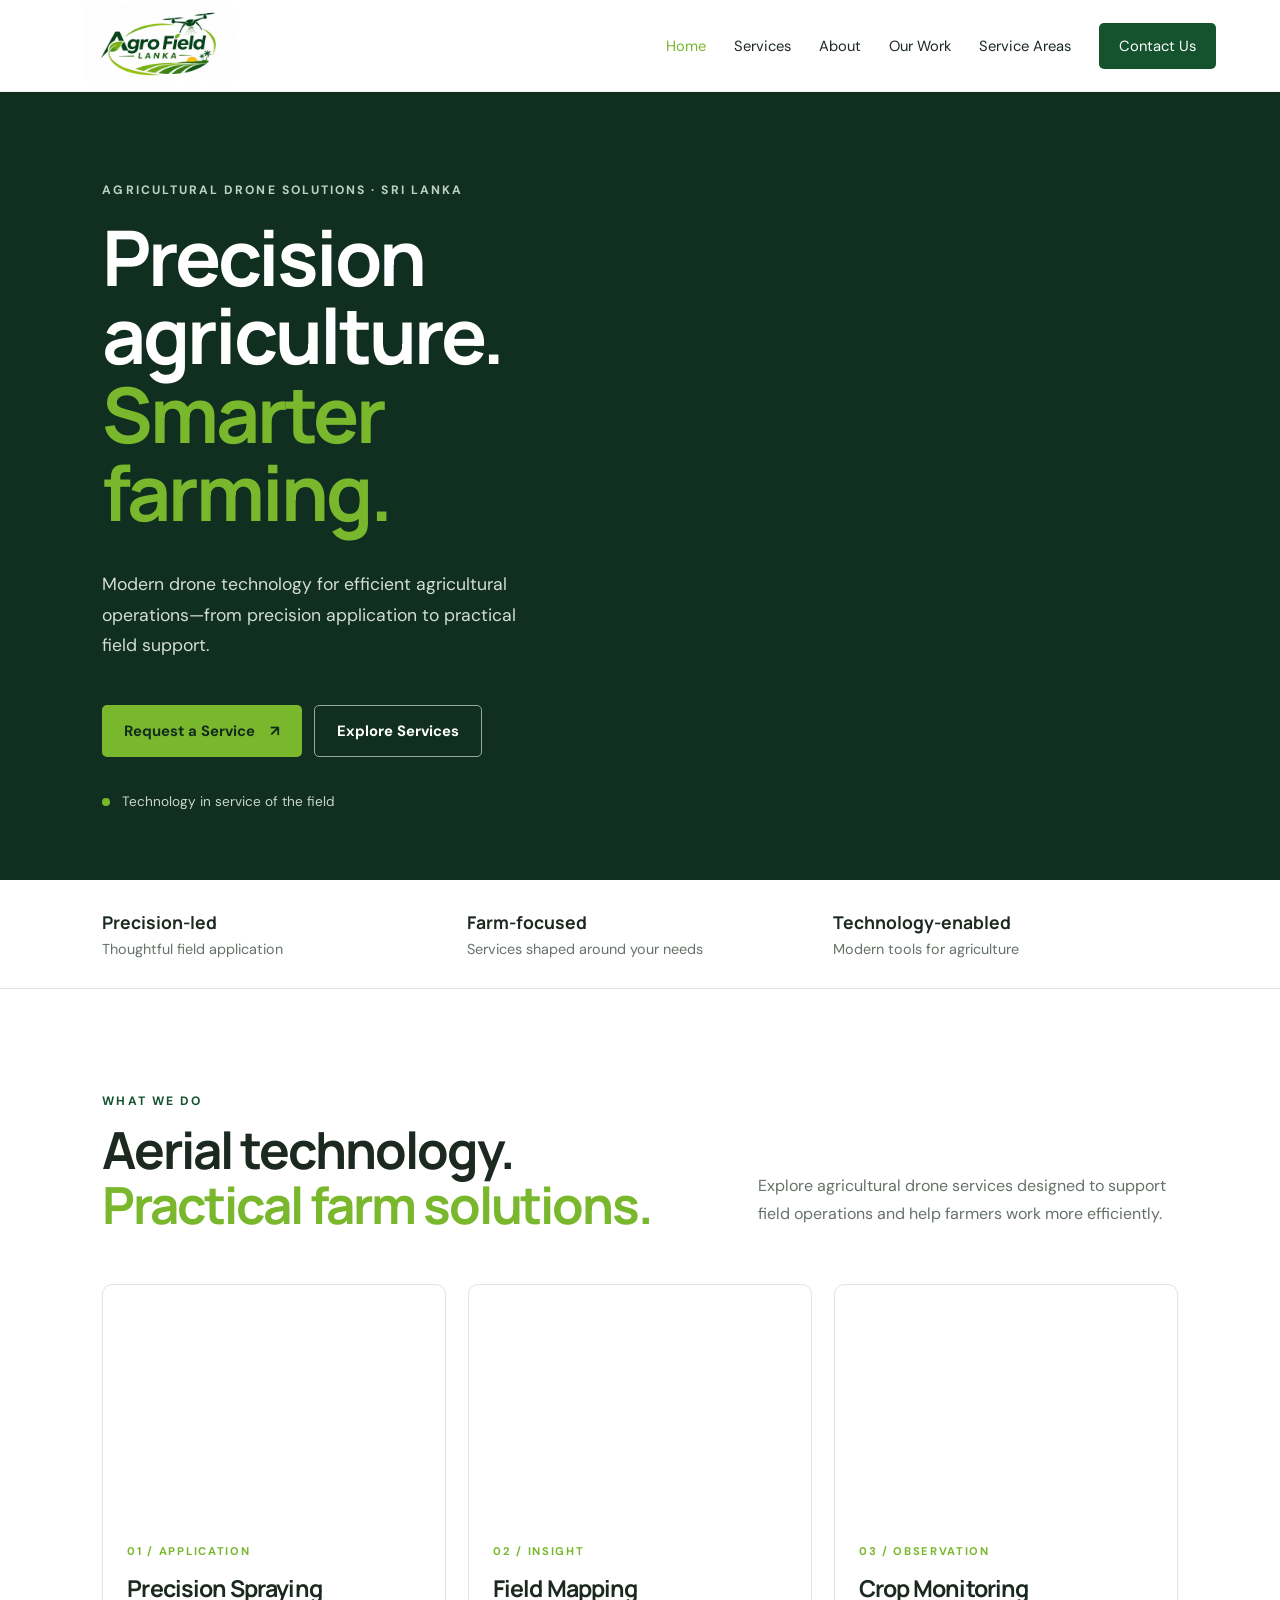
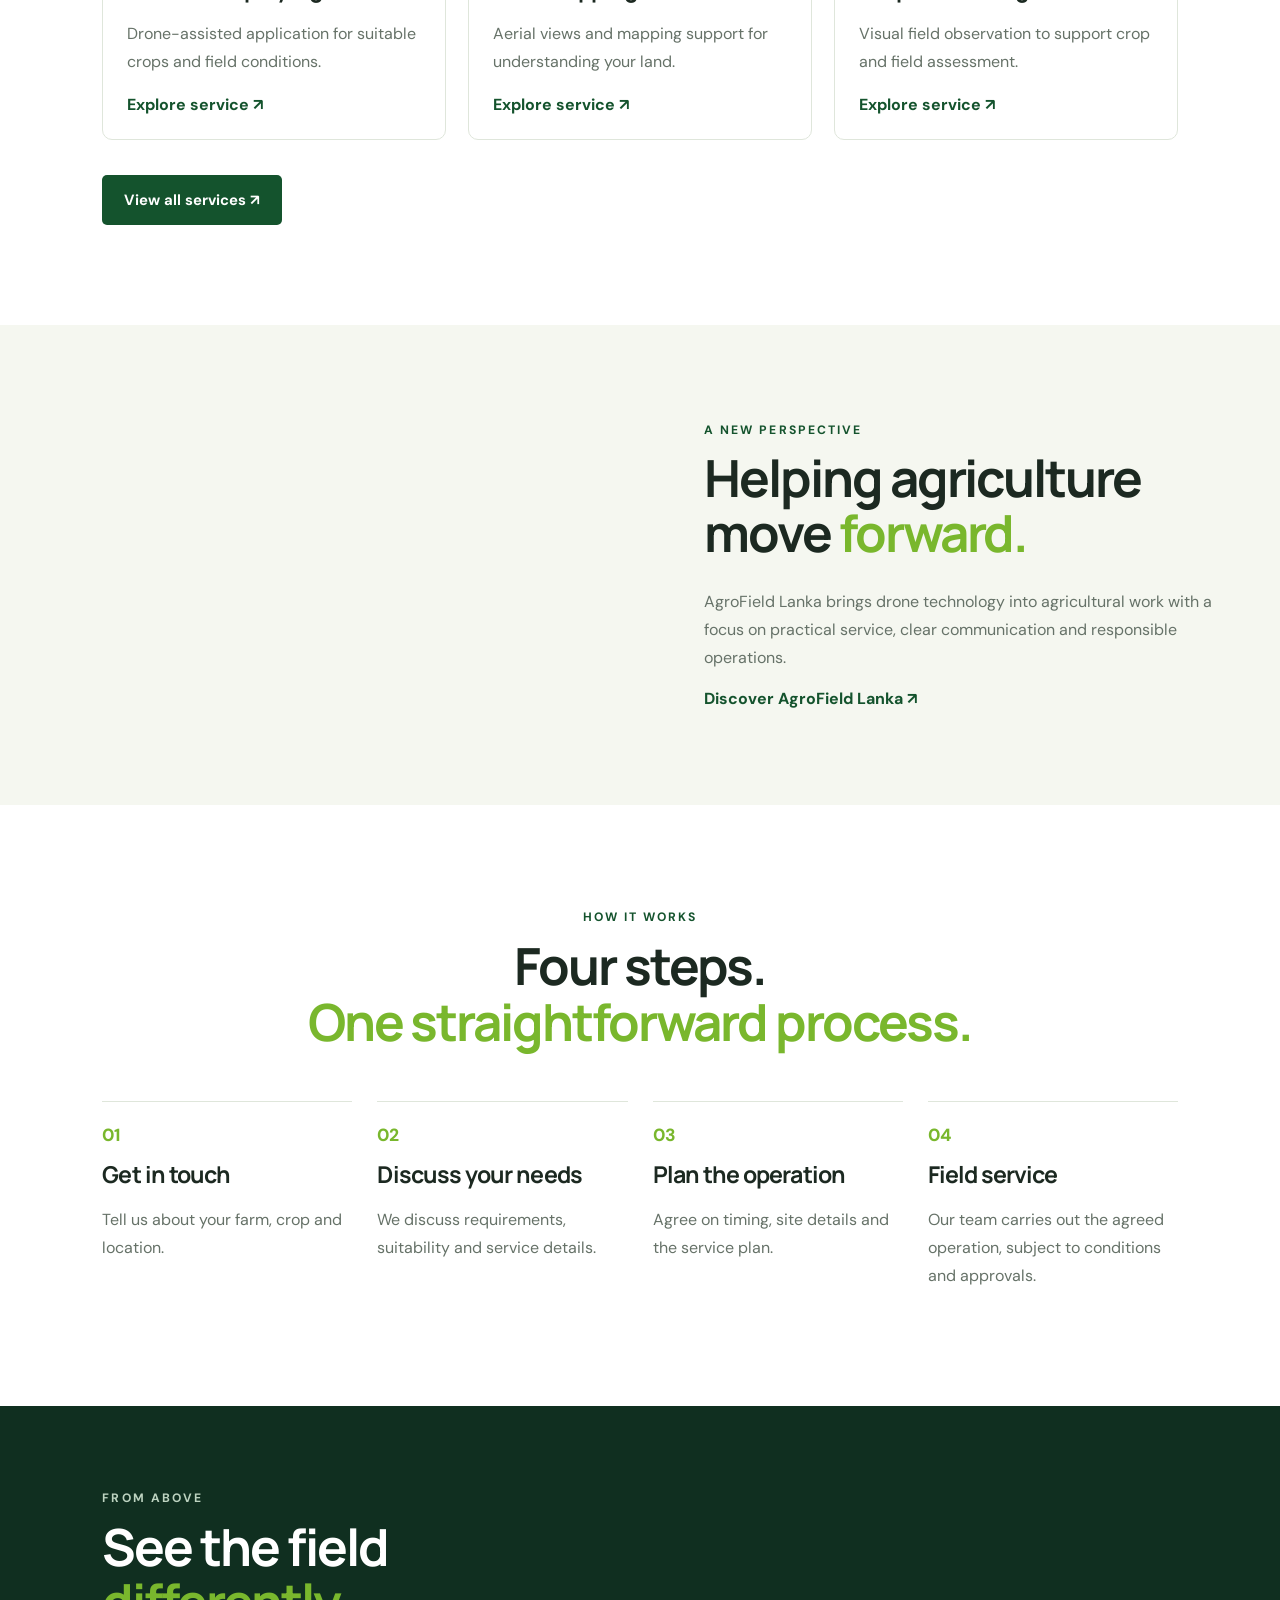
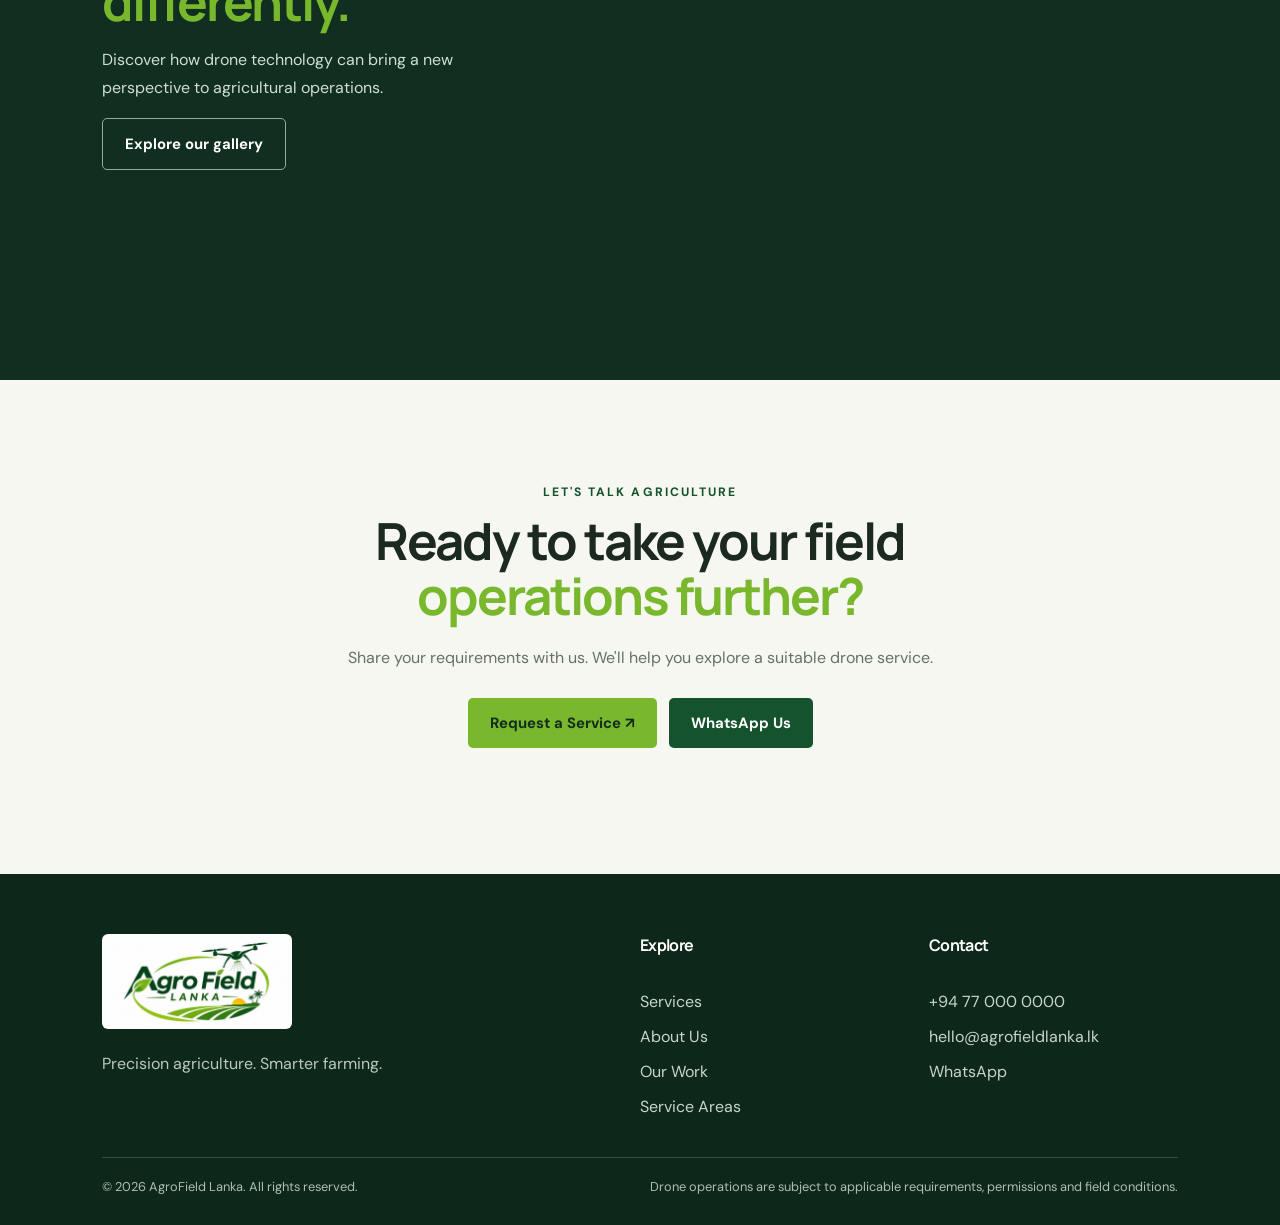
<file: index.html>
<!DOCTYPE html>
<html lang="en"><head><meta charset="utf-8"><meta name="viewport" content="width=device-width, initial-scale=1"><meta name="description" content="AgroField Lanka agricultural drone services for precision spraying, crop care and modern farming in Sri Lanka."><title>AgroField Lanka | Precision Agriculture</title><link rel="stylesheet" href="styles.css"></head><body>
<header class="header"><a class="brand" href="index.html"><img src="assets/logo.png" alt="AgroField Lanka logo"></a><button class="menu-toggle" aria-label="Open navigation" aria-expanded="false">☰</button><nav class="nav"><a class="active" href="index.html">Home</a><a href="services.html">Services</a><a href="about.html">About</a><a href="gallery.html">Our Work</a><a href="areas.html">Service Areas</a><a href="contact.html" class="nav-cta">Contact Us</a></nav></header>
<main><section class="hero"><div class="hero-content"><span class="eyebrow">AGRICULTURAL DRONE SOLUTIONS · SRI LANKA</span><h1>Precision agriculture.<br><em>Smarter farming.</em></h1><p>Modern drone technology for efficient agricultural operations—from precision application to practical field support.</p><div class="actions"><a class="btn primary" href="contact.html">Request a Service <span>↗</span></a><a class="btn outline light" href="services.html">Explore Services</a></div><div class="hero-note"><span class="pulse"></span> Technology in service of the field</div></div><div class="hero-image" role="img" aria-label="Agricultural drone operating over a green field"></div></section>
<section class="strip"><div><strong>Precision-led</strong><span>Thoughtful field application</span></div><div><strong>Farm-focused</strong><span>Services shaped around your needs</span></div><div><strong>Technology-enabled</strong><span>Modern tools for agriculture</span></div></section>
<section class="section"><div class="section-heading"><div><span class="eyebrow green">WHAT WE DO</span><h2>Aerial technology.<br><em>Practical farm solutions.</em></h2></div><p>Explore agricultural drone services designed to support field operations and help farmers work more efficiently.</p></div><div class="cards three"><a class="service-card" href="services.html#spraying"><div class="card-image img-spray"></div><div class="card-body"><span class="card-number">01 / APPLICATION</span><h3>Precision Spraying</h3><p>Drone-assisted application for suitable crops and field conditions.</p><span class="text-link">Explore service ↗</span></div></a><a class="service-card" href="services.html#mapping"><div class="card-image img-map"></div><div class="card-body"><span class="card-number">02 / INSIGHT</span><h3>Field Mapping</h3><p>Aerial views and mapping support for understanding your land.</p><span class="text-link">Explore service ↗</span></div></a><a class="service-card" href="services.html#monitoring"><div class="card-image img-monitor"></div><div class="card-body"><span class="card-number">03 / OBSERVATION</span><h3>Crop Monitoring</h3><p>Visual field observation to support crop and field assessment.</p><span class="text-link">Explore service ↗</span></div></a></div><a class="btn dark" href="services.html">View all services ↗</a></section>
<section class="split-section"><div class="split-image"></div><div class="split-copy"><span class="eyebrow green">A NEW PERSPECTIVE</span><h2>Helping agriculture<br>move <em>forward.</em></h2><p>AgroField Lanka brings drone technology into agricultural work with a focus on practical service, clear communication and responsible operations.</p><a class="text-link" href="about.html">Discover AgroField Lanka ↗</a></div></section>
<section class="section process"><div class="section-heading centered"><div><span class="eyebrow green">HOW IT WORKS</span><h2>Four steps.<br><em>One straightforward process.</em></h2></div></div><div class="steps"><div><span>01</span><h3>Get in touch</h3><p>Tell us about your farm, crop and location.</p></div><div><span>02</span><h3>Discuss your needs</h3><p>We discuss requirements, suitability and service details.</p></div><div><span>03</span><h3>Plan the operation</h3><p>Agree on timing, site details and the service plan.</p></div><div><span>04</span><h3>Field service</h3><p>Our team carries out the agreed operation, subject to conditions and approvals.</p></div></div></section>
<section class="gallery-preview"><div class="gallery-text"><span class="eyebrow">FROM ABOVE</span><h2>See the field<br><em>differently.</em></h2><p>Discover how drone technology can bring a new perspective to agricultural operations.</p><a class="btn outline light" href="gallery.html">Explore our gallery</a></div><div class="gallery-grid"><div class="g1"></div><div class="g2"></div><div class="g3"></div></div></section>
<section class="cta"><span class="eyebrow green">LET'S TALK AGRICULTURE</span><h2>Ready to take your field<br><em>operations further?</em></h2><p>Share your requirements with us. We'll help you explore a suitable drone service.</p><div class="actions center"><a class="btn primary" href="contact.html">Request a Service ↗</a><a class="btn dark" href="https://wa.me/94770000000?text=Hello%20AgroField%20Lanka%2C%20I%20would%20like%20to%20inquire%20about%20your%20agricultural%20drone%20services." target="_blank" rel="noopener">WhatsApp Us</a></div></section></main>
<footer class="footer"><div class="footer-brand"><img src="assets/logo.png" alt="AgroField Lanka"><p>Precision agriculture. Smarter farming.</p></div><div><h4>Explore</h4><a href="services.html">Services</a><a href="about.html">About Us</a><a href="gallery.html">Our Work</a><a href="areas.html">Service Areas</a></div><div><h4>Contact</h4><a href="tel:+94770000000">+94 77 000 0000</a><a href="mailto:hello@agrofieldlanka.lk">hello@agrofieldlanka.lk</a><a href="https://wa.me/94770000000">WhatsApp</a></div><div class="footer-bottom"><span>© <span id="year"></span> AgroField Lanka. All rights reserved.</span><span>Drone operations are subject to applicable requirements, permissions and field conditions.</span></div></footer><script src="script.js"></script></body></html>
</file>
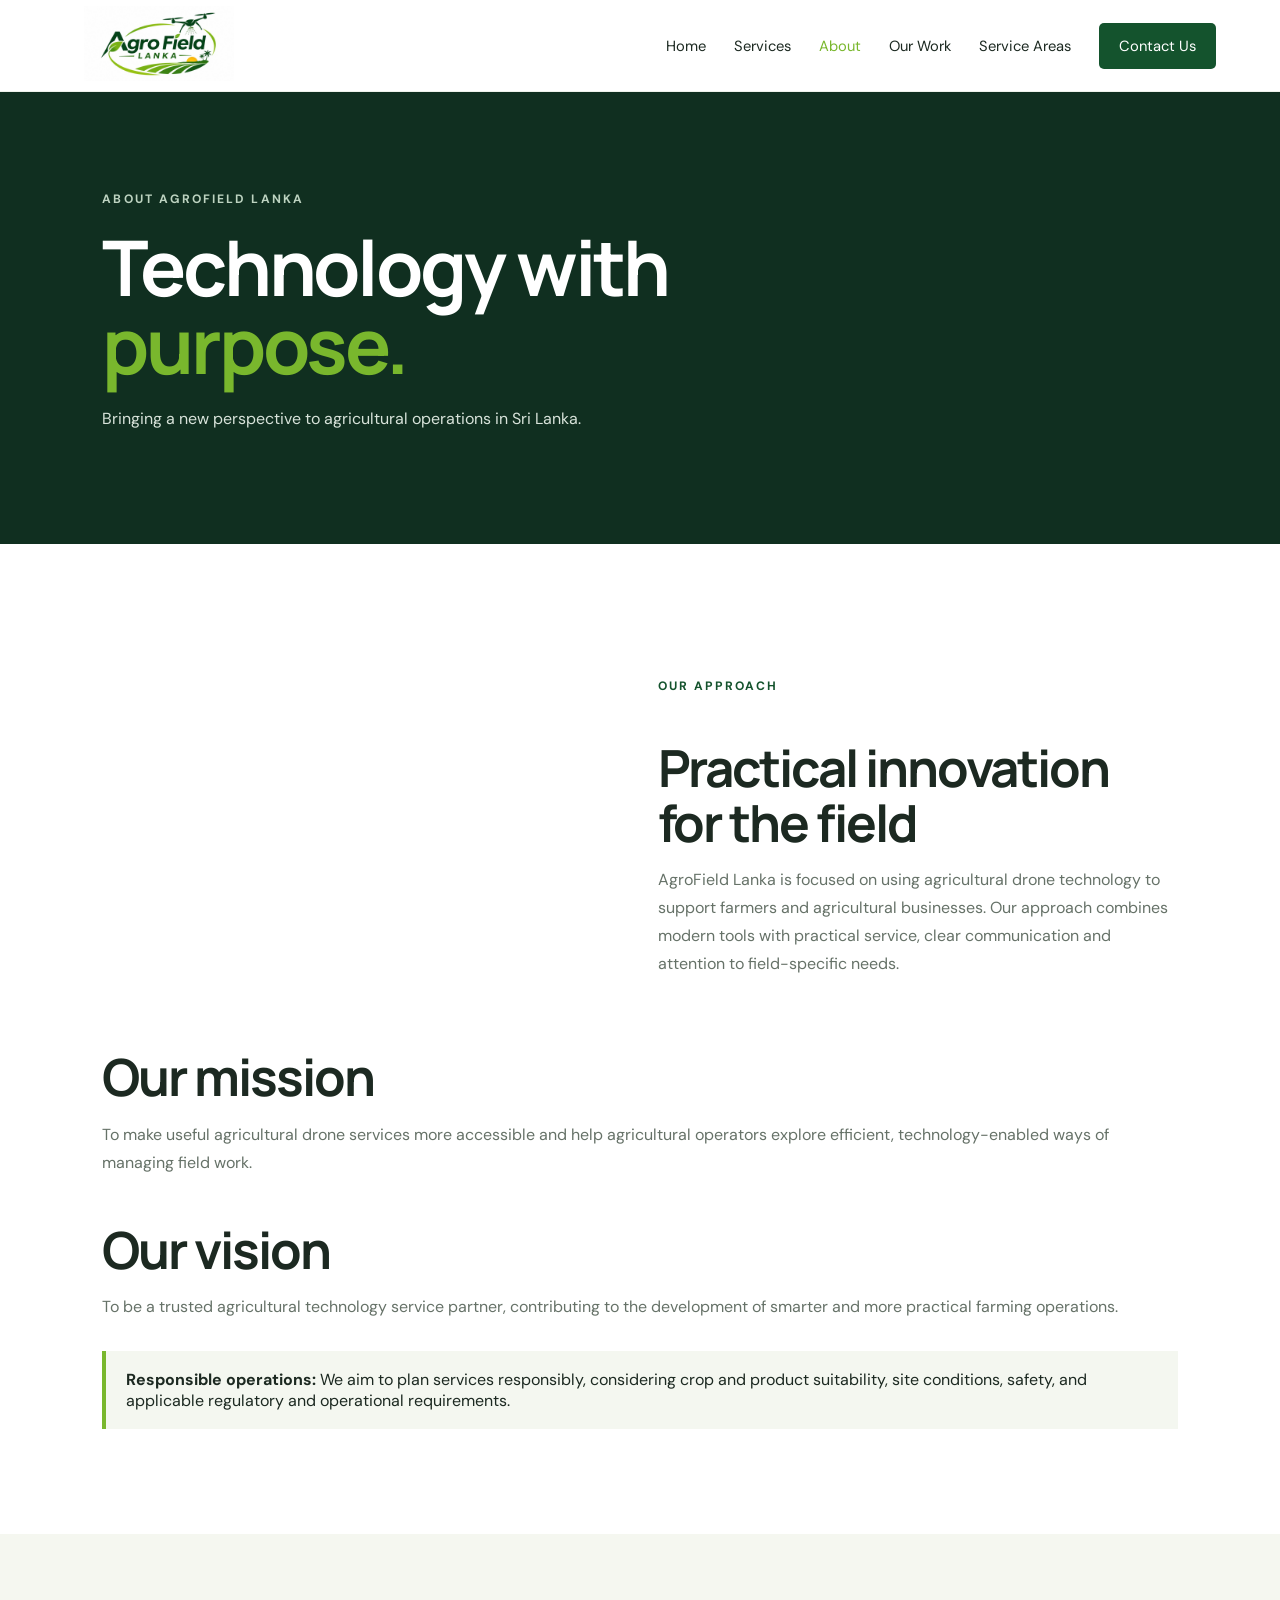
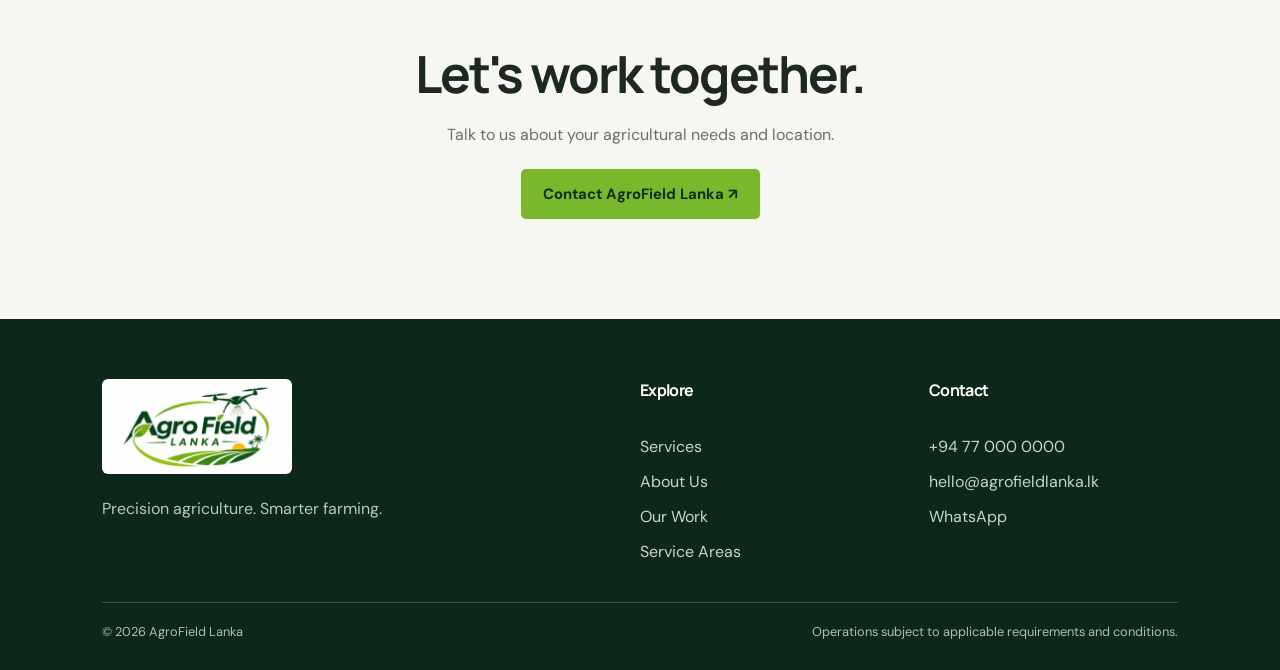
<file: about.html>
<!DOCTYPE html><html lang="en"><head><meta charset="utf-8"><meta name="viewport" content="width=device-width, initial-scale=1"><title>About | AgroField Lanka</title><link rel="stylesheet" href="styles.css"></head><body><header class="header"><a class="brand" href="index.html"><img src="assets/logo.png" alt="AgroField Lanka"></a><button class="menu-toggle">☰</button><nav class="nav"><a href="index.html">Home</a><a href="services.html">Services</a><a class="active" href="about.html">About</a><a href="gallery.html">Our Work</a><a href="areas.html">Service Areas</a><a href="contact.html" class="nav-cta">Contact Us</a></nav></header><section class="page-hero"><span class="eyebrow">ABOUT AGROFIELD LANKA</span><h1>Technology with<br><em>purpose.</em></h1><p>Bringing a new perspective to agricultural operations in Sri Lanka.</p></section><main class="content"><div class="service-detail"><div class="detail-image detail3"></div><div><span class="eyebrow green">OUR APPROACH</span><h2>Practical innovation for the field</h2><p>AgroField Lanka is focused on using agricultural drone technology to support farmers and agricultural businesses. Our approach combines modern tools with practical service, clear communication and attention to field-specific needs.</p></div></div><h2>Our mission</h2><p>To make useful agricultural drone services more accessible and help agricultural operators explore efficient, technology-enabled ways of managing field work.</p><h2>Our vision</h2><p>To be a trusted agricultural technology service partner, contributing to the development of smarter and more practical farming operations.</p><div class="notice"><strong>Responsible operations:</strong> We aim to plan services responsibly, considering crop and product suitability, site conditions, safety, and applicable regulatory and operational requirements.</div></main><section class="cta"><h2>Let's work together.</h2><p>Talk to us about your agricultural needs and location.</p><a class="btn primary" href="contact.html">Contact AgroField Lanka ↗</a></section><footer class="footer"><div class="footer-brand"><img src="assets/logo.png"><p>Precision agriculture. Smarter farming.</p></div><div><h4>Explore</h4><a href="services.html">Services</a><a href="about.html">About Us</a><a href="gallery.html">Our Work</a><a href="areas.html">Service Areas</a></div><div><h4>Contact</h4><a href="tel:+94770000000">+94 77 000 0000</a><a href="mailto:hello@agrofieldlanka.lk">hello@agrofieldlanka.lk</a><a href="https://wa.me/94770000000">WhatsApp</a></div><div class="footer-bottom"><span>© <span id="year"></span> AgroField Lanka</span><span>Operations subject to applicable requirements and conditions.</span></div></footer><script src="script.js"></script></body></html>
</file>
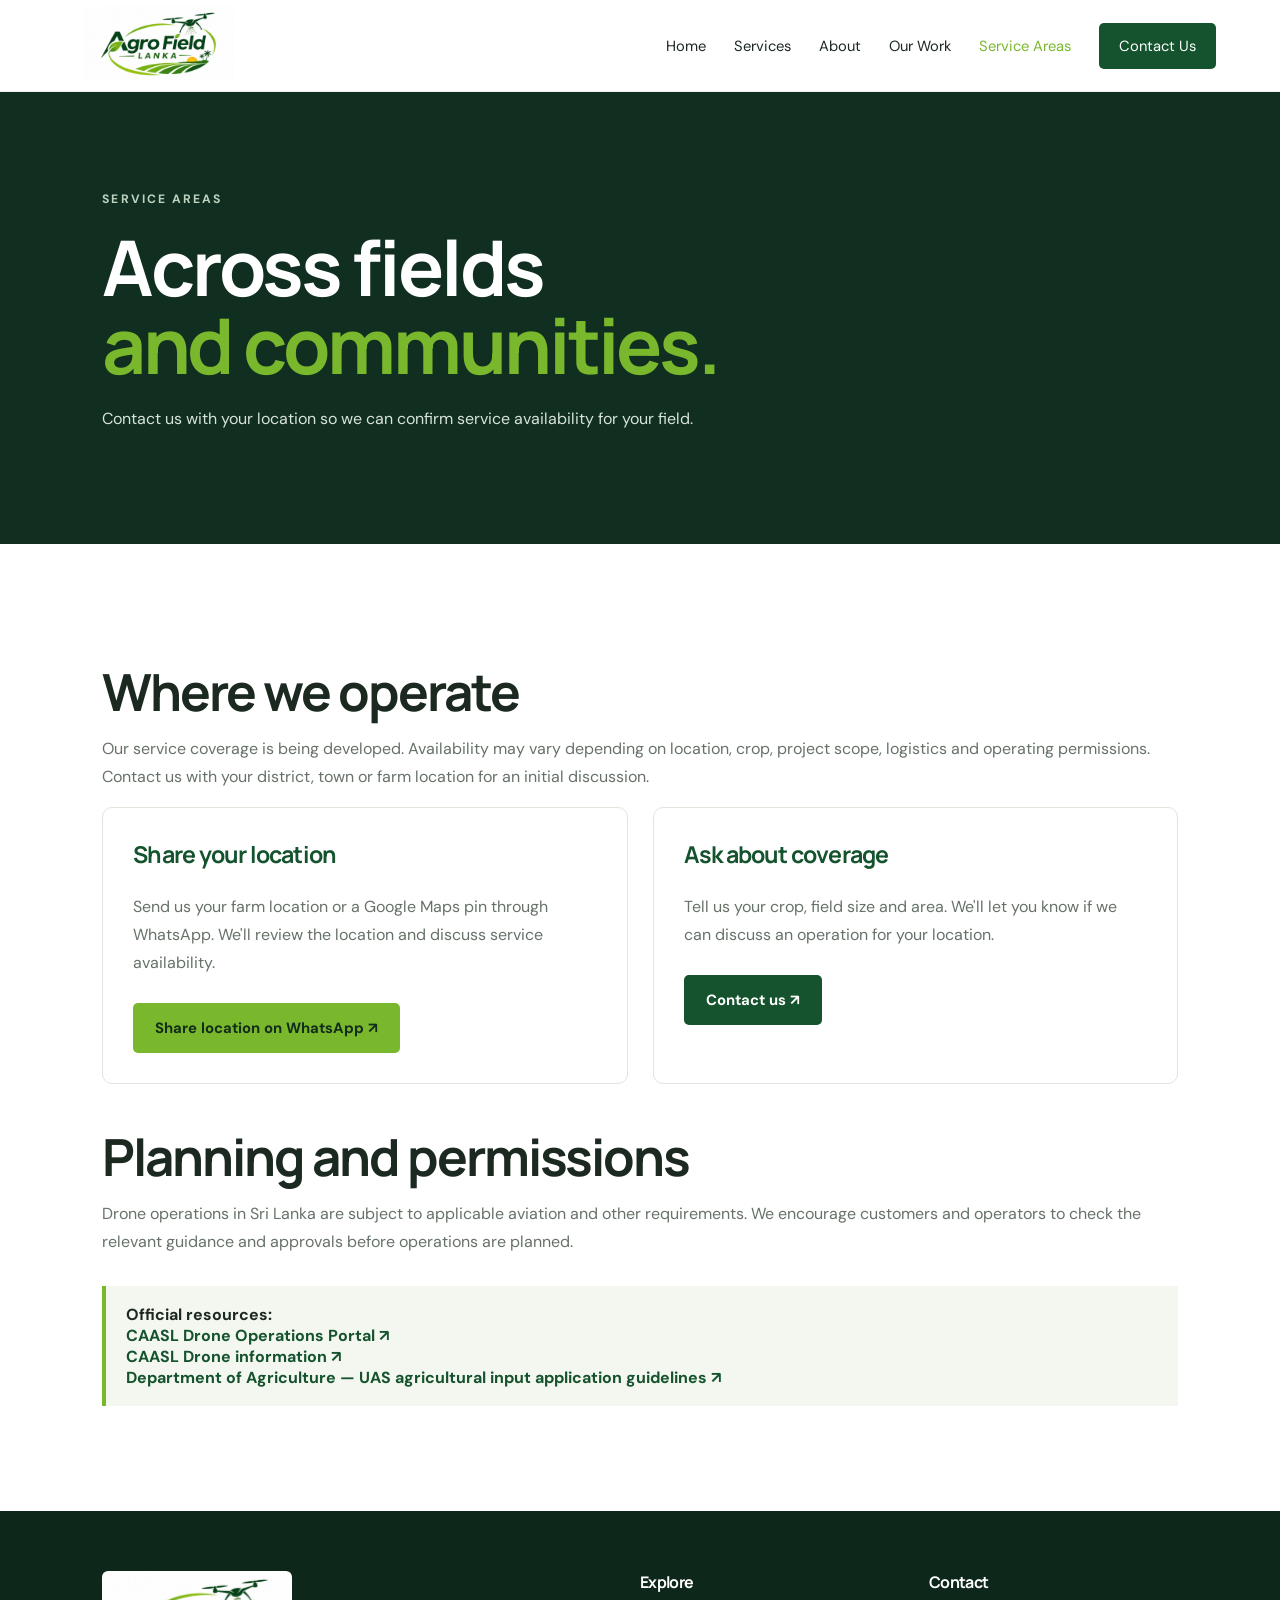
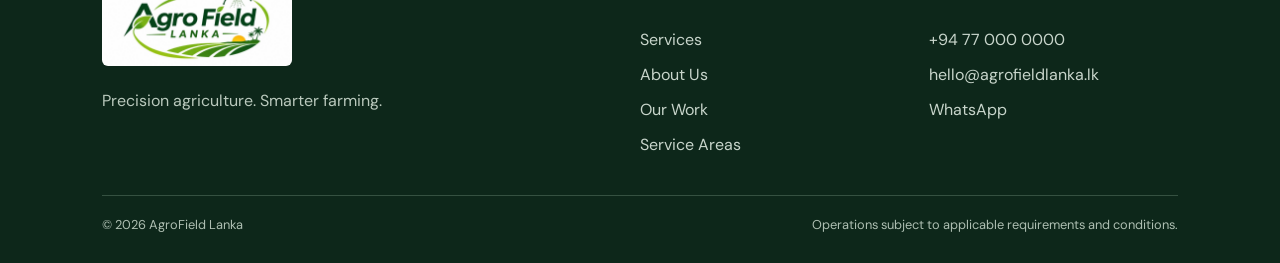
<file: areas.html>
<!DOCTYPE html><html lang="en"><head><meta charset="utf-8"><meta name="viewport" content="width=device-width, initial-scale=1"><title>Service Areas | AgroField Lanka</title><link rel="stylesheet" href="styles.css"></head><body><header class="header"><a class="brand" href="index.html"><img src="assets/logo.png" alt="AgroField Lanka"></a><button class="menu-toggle">☰</button><nav class="nav"><a href="index.html">Home</a><a href="services.html">Services</a><a href="about.html">About</a><a href="gallery.html">Our Work</a><a class="active" href="areas.html">Service Areas</a><a href="contact.html" class="nav-cta">Contact Us</a></nav></header><section class="page-hero"><span class="eyebrow">SERVICE AREAS</span><h1>Across fields<br><em>and communities.</em></h1><p>Contact us with your location so we can confirm service availability for your field.</p></section><main class="content"><h2>Where we operate</h2><p>Our service coverage is being developed. Availability may vary depending on location, crop, project scope, logistics and operating permissions. Contact us with your district, town or farm location for an initial discussion.</p><div class="contact-grid"><div class="contact-card"><h3>Share your location</h3><p>Send us your farm location or a Google Maps pin through WhatsApp. We'll review the location and discuss service availability.</p><a class="btn primary" href="https://wa.me/94770000000?text=Hello%20AgroField%20Lanka%2C%20my%20farm%20location%20is%3A" target="_blank" rel="noopener">Share location on WhatsApp ↗</a></div><div class="contact-card"><h3>Ask about coverage</h3><p>Tell us your crop, field size and area. We'll let you know if we can discuss an operation for your location.</p><a class="btn dark" href="contact.html">Contact us ↗</a></div></div><h2>Planning and permissions</h2><p>Drone operations in Sri Lanka are subject to applicable aviation and other requirements. We encourage customers and operators to check the relevant guidance and approvals before operations are planned.</p><div class="notice"><strong>Official resources:</strong><br><a class="text-link" href="https://portal.caa.lk/drone/" target="_blank" rel="noopener">CAASL Drone Operations Portal ↗</a><br><a class="text-link" href="https://www.caa.lk/en/drones" target="_blank" rel="noopener">CAASL Drone information ↗</a><br><a class="text-link" href="https://doa.gov.lk/rop-downloads/" target="_blank" rel="noopener">Department of Agriculture — UAS agricultural input application guidelines ↗</a></div></main><footer class="footer"><div class="footer-brand"><img src="assets/logo.png"><p>Precision agriculture. Smarter farming.</p></div><div><h4>Explore</h4><a href="services.html">Services</a><a href="about.html">About Us</a><a href="gallery.html">Our Work</a><a href="areas.html">Service Areas</a></div><div><h4>Contact</h4><a href="tel:+94770000000">+94 77 000 0000</a><a href="mailto:hello@agrofieldlanka.lk">hello@agrofieldlanka.lk</a><a href="https://wa.me/94770000000">WhatsApp</a></div><div class="footer-bottom"><span>© <span id="year"></span> AgroField Lanka</span><span>Operations subject to applicable requirements and conditions.</span></div></footer><script src="script.js"></script></body></html>
</file>
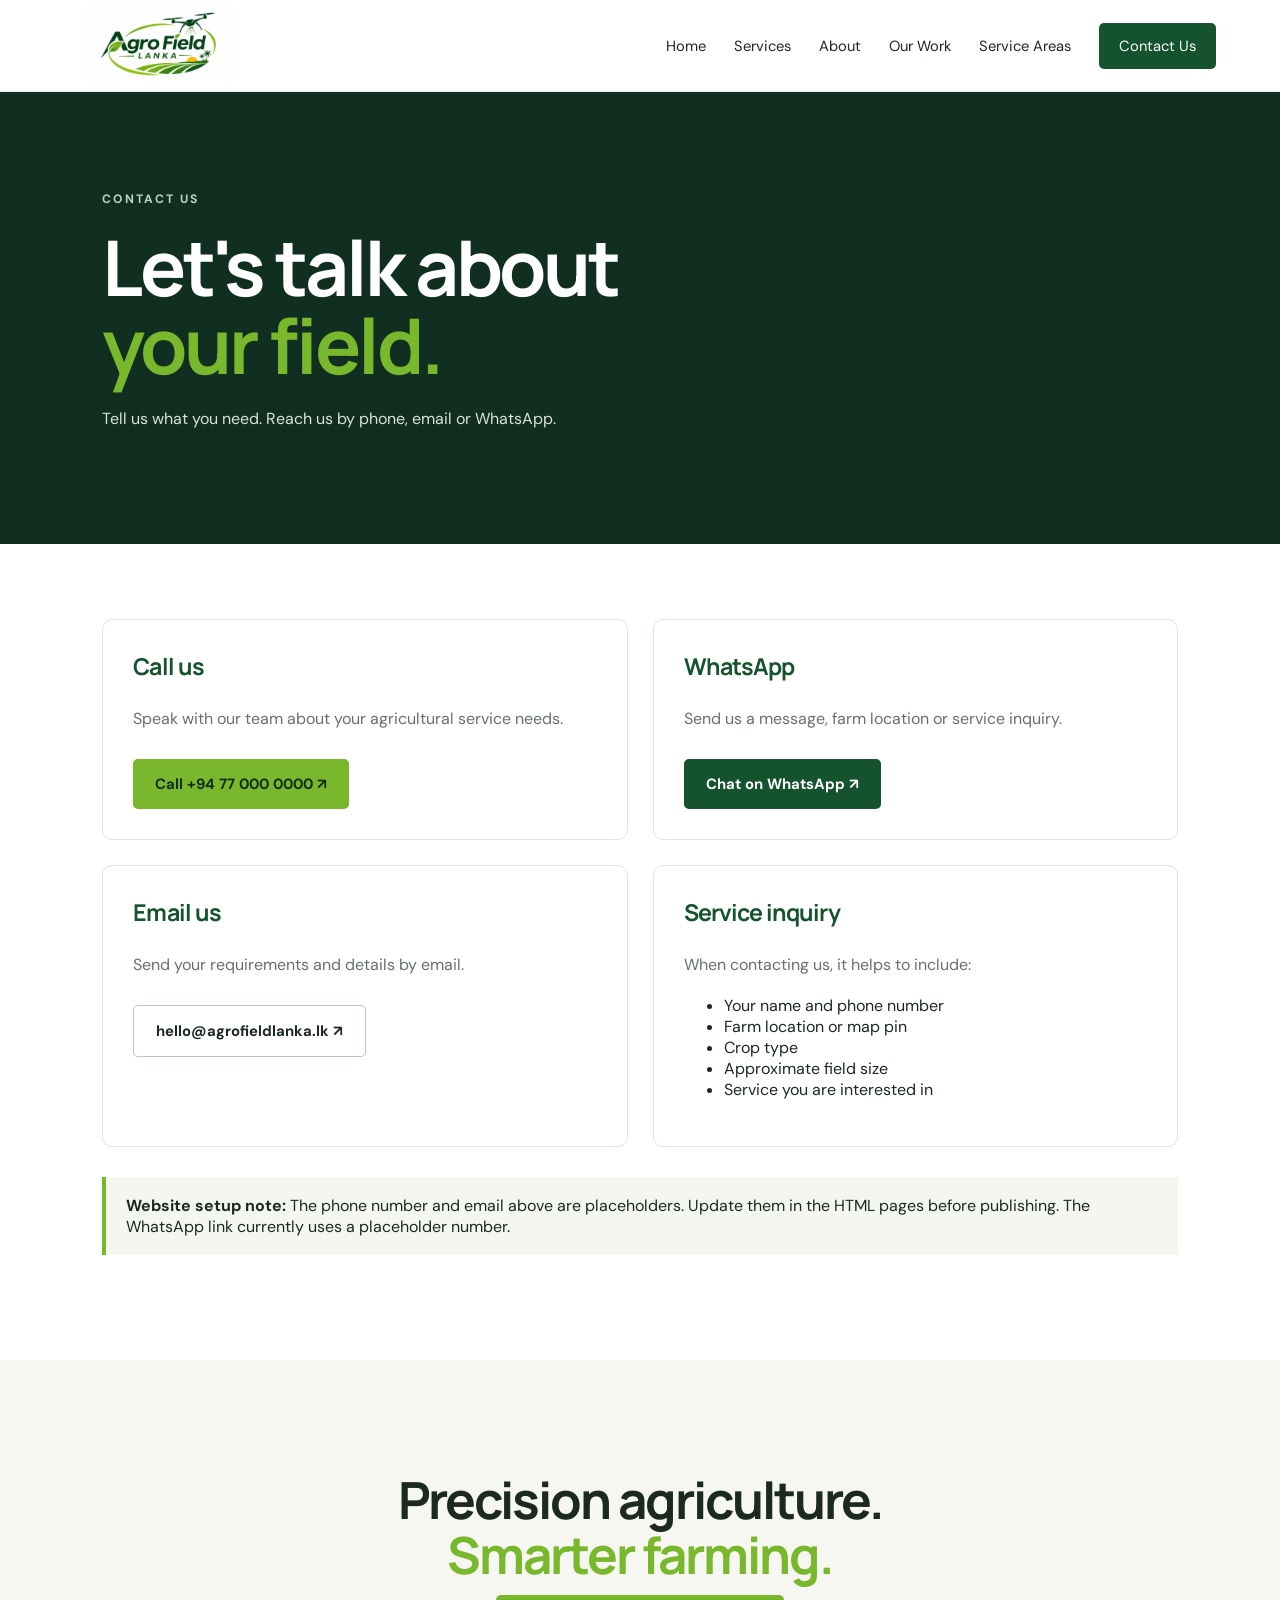
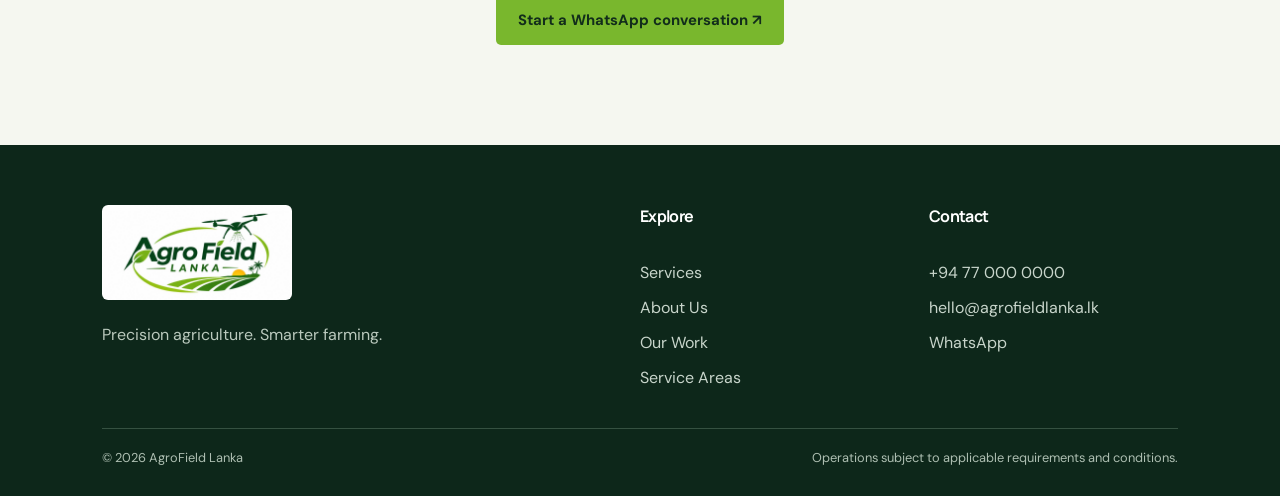
<file: contact.html>
<!DOCTYPE html><html lang="en"><head><meta charset="utf-8"><meta name="viewport" content="width=device-width, initial-scale=1"><title>Contact | AgroField Lanka</title><meta name="description" content="Contact AgroField Lanka for agricultural drone services in Sri Lanka."><link rel="stylesheet" href="styles.css"></head><body><header class="header"><a class="brand" href="index.html"><img src="assets/logo.png" alt="AgroField Lanka"></a><button class="menu-toggle">☰</button><nav class="nav"><a href="index.html">Home</a><a href="services.html">Services</a><a href="about.html">About</a><a href="gallery.html">Our Work</a><a href="areas.html">Service Areas</a><a class="active nav-cta" href="contact.html">Contact Us</a></nav></header><section class="page-hero"><span class="eyebrow">CONTACT US</span><h1>Let's talk about<br><em>your field.</em></h1><p>Tell us what you need. Reach us by phone, email or WhatsApp.</p></section><main class="content"><div class="contact-grid"><div class="contact-card"><h3>Call us</h3><p>Speak with our team about your agricultural service needs.</p><a class="btn primary" href="tel:+94770000000">Call +94 77 000 0000 ↗</a></div><div class="contact-card"><h3>WhatsApp</h3><p>Send us a message, farm location or service inquiry.</p><a class="btn dark" href="https://wa.me/94770000000?text=Hello%20AgroField%20Lanka%2C%20I%20would%20like%20to%20inquire%20about%20your%20agricultural%20drone%20services." target="_blank" rel="noopener">Chat on WhatsApp ↗</a></div><div class="contact-card"><h3>Email us</h3><p>Send your requirements and details by email.</p><a class="btn outline" href="mailto:hello@agrofieldlanka.lk?subject=AgroField%20Lanka%20Service%20Inquiry">hello@agrofieldlanka.lk ↗</a></div><div class="contact-card"><h3>Service inquiry</h3><p>When contacting us, it helps to include:</p><ul><li>Your name and phone number</li><li>Farm location or map pin</li><li>Crop type</li><li>Approximate field size</li><li>Service you are interested in</li></ul></div></div><div class="notice"><strong>Website setup note:</strong> The phone number and email above are placeholders. Update them in the HTML pages before publishing. The WhatsApp link currently uses a placeholder number.</div></main><section class="cta"><h2>Precision agriculture.<br><em>Smarter farming.</em></h2><a class="btn primary" href="https://wa.me/94770000000" target="_blank" rel="noopener">Start a WhatsApp conversation ↗</a></section><footer class="footer"><div class="footer-brand"><img src="assets/logo.png"><p>Precision agriculture. Smarter farming.</p></div><div><h4>Explore</h4><a href="services.html">Services</a><a href="about.html">About Us</a><a href="gallery.html">Our Work</a><a href="areas.html">Service Areas</a></div><div><h4>Contact</h4><a href="tel:+94770000000">+94 77 000 0000</a><a href="mailto:hello@agrofieldlanka.lk">hello@agrofieldlanka.lk</a><a href="https://wa.me/94770000000">WhatsApp</a></div><div class="footer-bottom"><span>© <span id="year"></span> AgroField Lanka</span><span>Operations subject to applicable requirements and conditions.</span></div></footer><script src="script.js"></script></body></html>
</file>
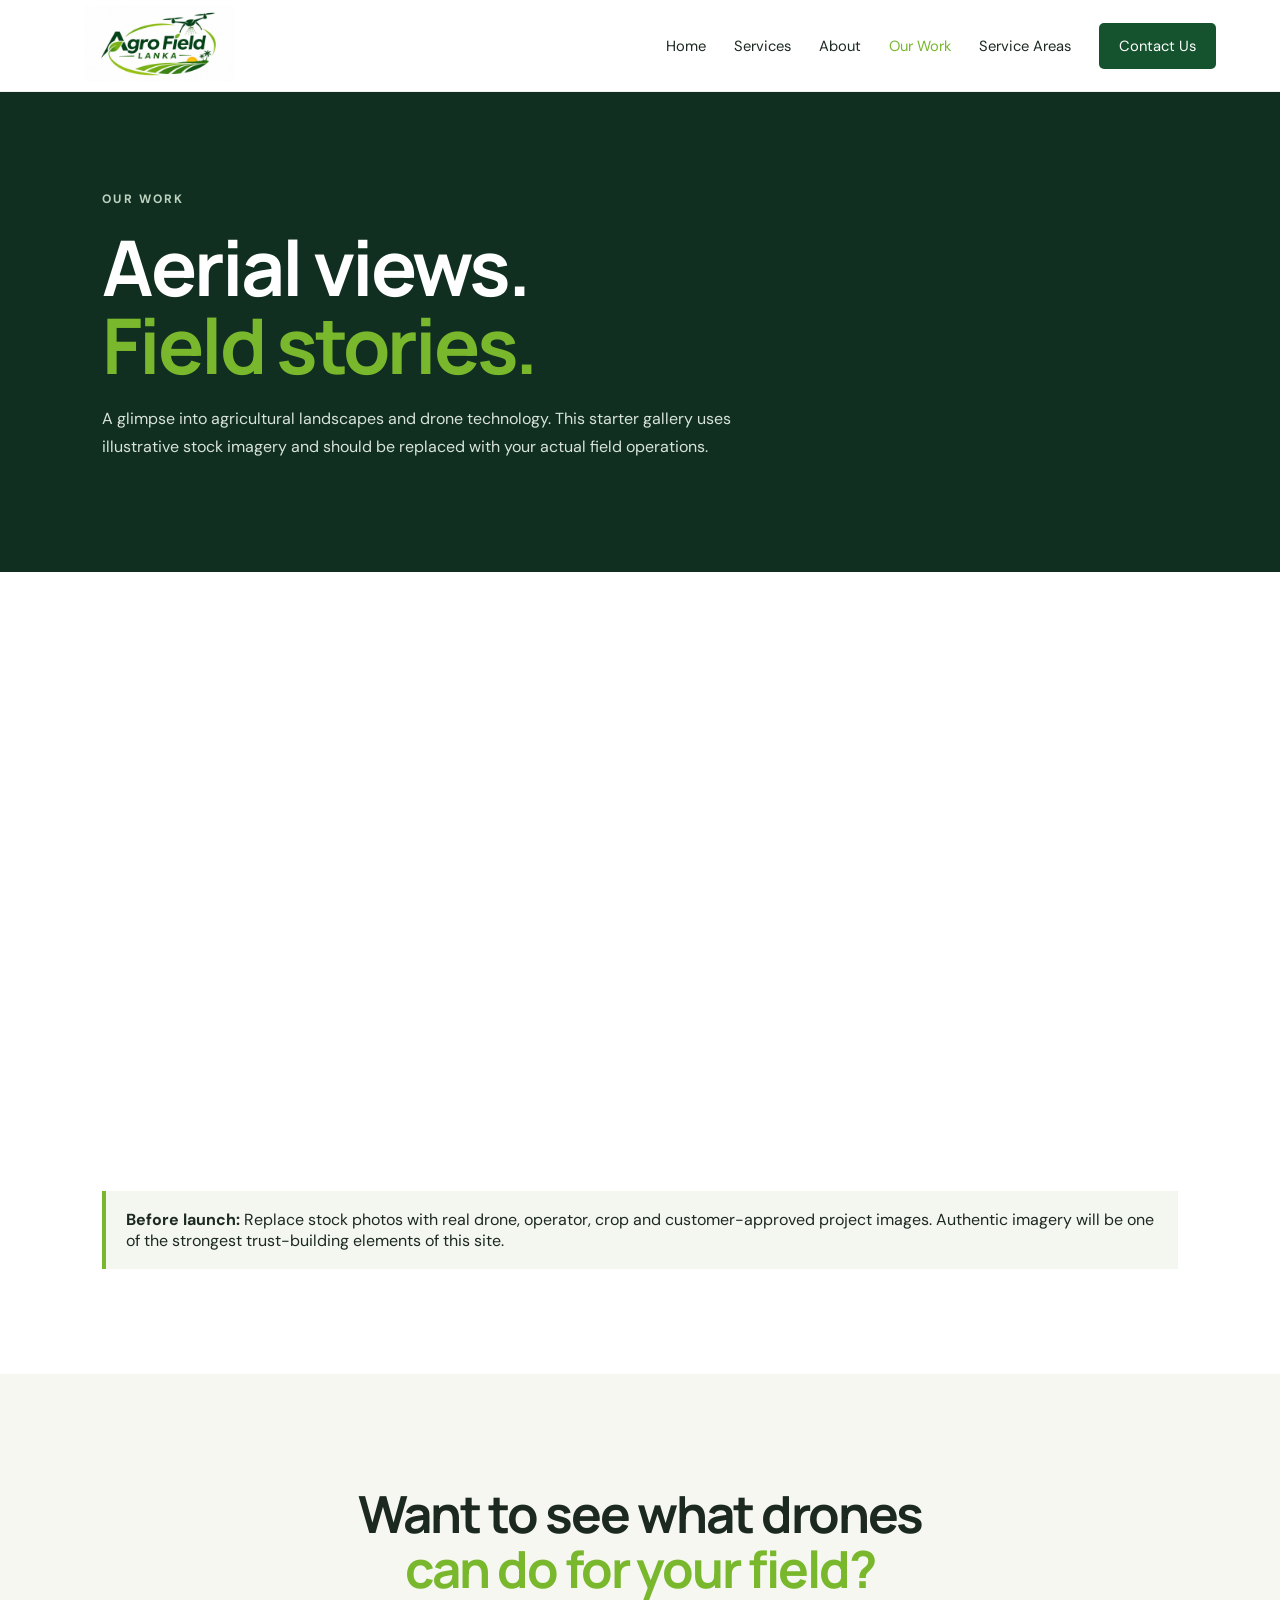
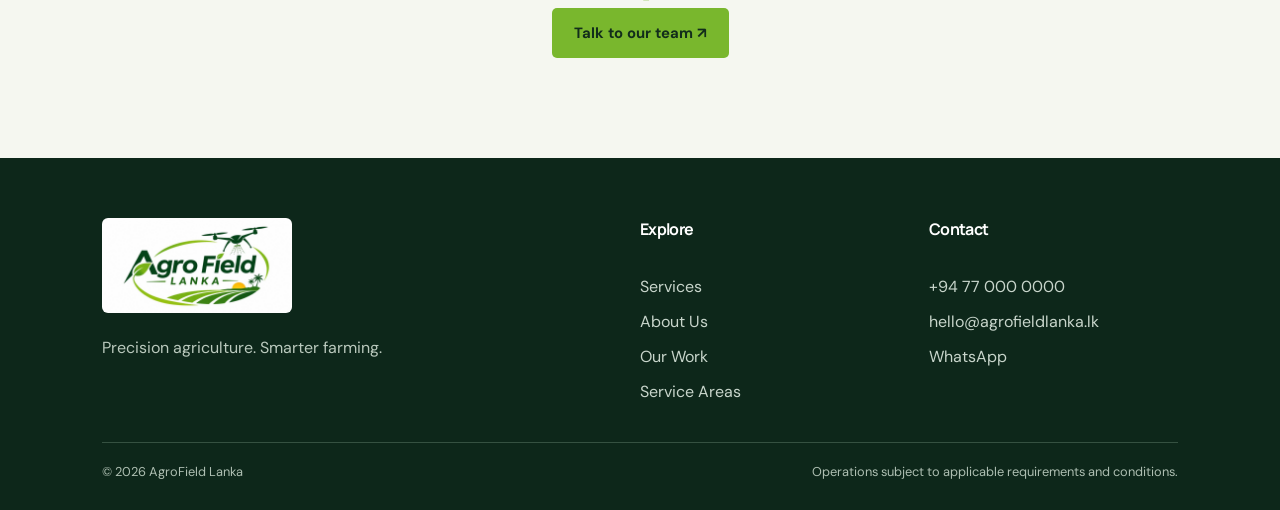
<file: gallery.html>
<!DOCTYPE html><html lang="en"><head><meta charset="utf-8"><meta name="viewport" content="width=device-width, initial-scale=1"><title>Our Work | AgroField Lanka</title><link rel="stylesheet" href="styles.css"></head><body><header class="header"><a class="brand" href="index.html"><img src="assets/logo.png" alt="AgroField Lanka"></a><button class="menu-toggle">☰</button><nav class="nav"><a href="index.html">Home</a><a href="services.html">Services</a><a href="about.html">About</a><a class="active" href="gallery.html">Our Work</a><a href="areas.html">Service Areas</a><a href="contact.html" class="nav-cta">Contact Us</a></nav></header><section class="page-hero"><span class="eyebrow">OUR WORK</span><h1>Aerial views.<br><em>Field stories.</em></h1><p>A glimpse into agricultural landscapes and drone technology. This starter gallery uses illustrative stock imagery and should be replaced with your actual field operations.</p></section><main class="content"><div class="gallery-page-grid"><div class="g1" style="background-image:url('https://images.unsplash.com/photo-1500382017468-9049fed747ef?auto=format&fit=crop&w=900&q=85')"></div><div style="background-image:url('https://images.unsplash.com/photo-1523742810364-59d5c3c6c1b8?auto=format&fit=crop&w=900&q=85')"></div><div style="background-image:url('https://images.unsplash.com/photo-1499529112087-3cb3b73cec95?auto=format&fit=crop&w=900&q=85')"></div><div style="background-image:url('https://images.unsplash.com/photo-1472396961693-142e6e269027?auto=format&fit=crop&w=900&q=85')"></div><div style="background-image:url('https://images.unsplash.com/photo-1464226184884-fa280b87c399?auto=format&fit=crop&w=900&q=85')"></div><div style="background-image:url('https://images.unsplash.com/photo-1500382017468-9049fed747ef?auto=format&fit=crop&w=900&q=85')"></div></div><div class="notice"><strong>Before launch:</strong> Replace stock photos with real drone, operator, crop and customer-approved project images. Authentic imagery will be one of the strongest trust-building elements of this site.</div></main><section class="cta"><h2>Want to see what drones<br><em>can do for your field?</em></h2><a class="btn primary" href="contact.html">Talk to our team ↗</a></section><footer class="footer"><div class="footer-brand"><img src="assets/logo.png"><p>Precision agriculture. Smarter farming.</p></div><div><h4>Explore</h4><a href="services.html">Services</a><a href="about.html">About Us</a><a href="gallery.html">Our Work</a><a href="areas.html">Service Areas</a></div><div><h4>Contact</h4><a href="tel:+94770000000">+94 77 000 0000</a><a href="mailto:hello@agrofieldlanka.lk">hello@agrofieldlanka.lk</a><a href="https://wa.me/94770000000">WhatsApp</a></div><div class="footer-bottom"><span>© <span id="year"></span> AgroField Lanka</span><span>Operations subject to applicable requirements and conditions.</span></div></footer><script src="script.js"></script></body></html>
</file>
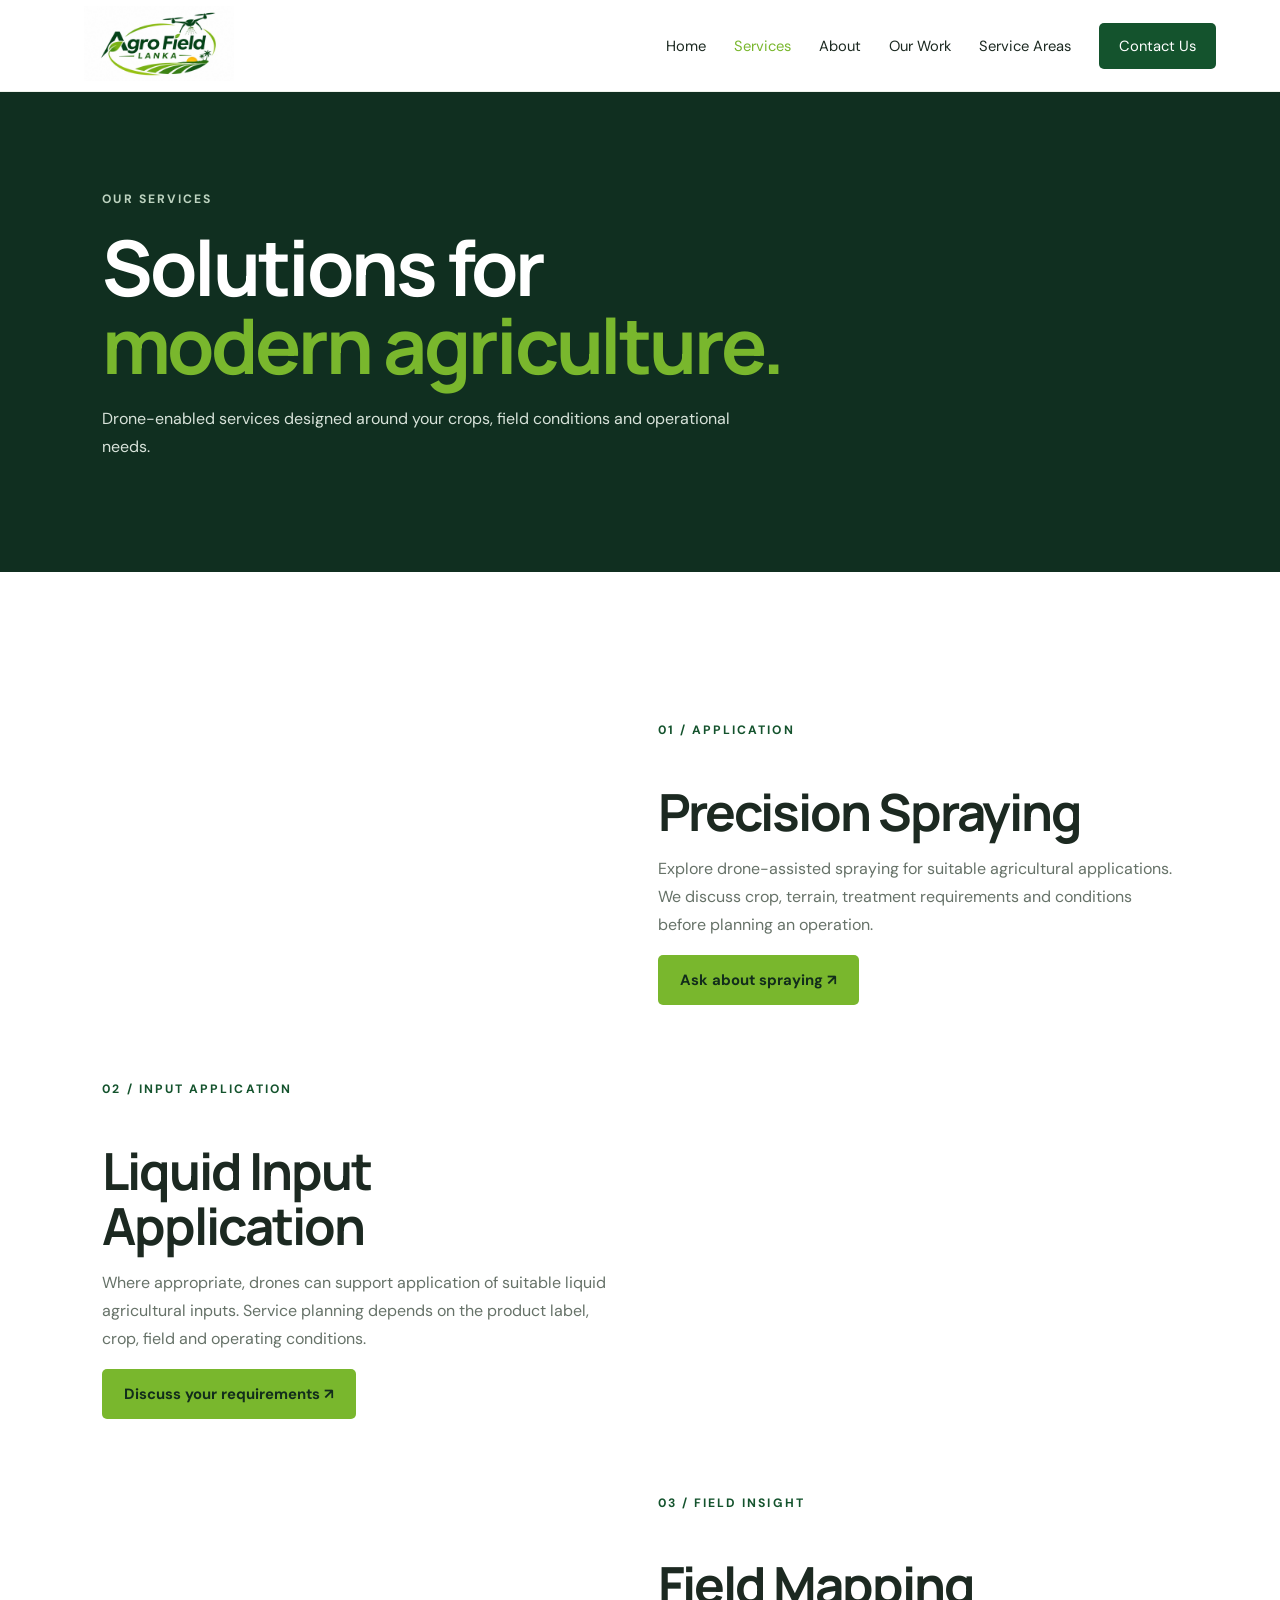
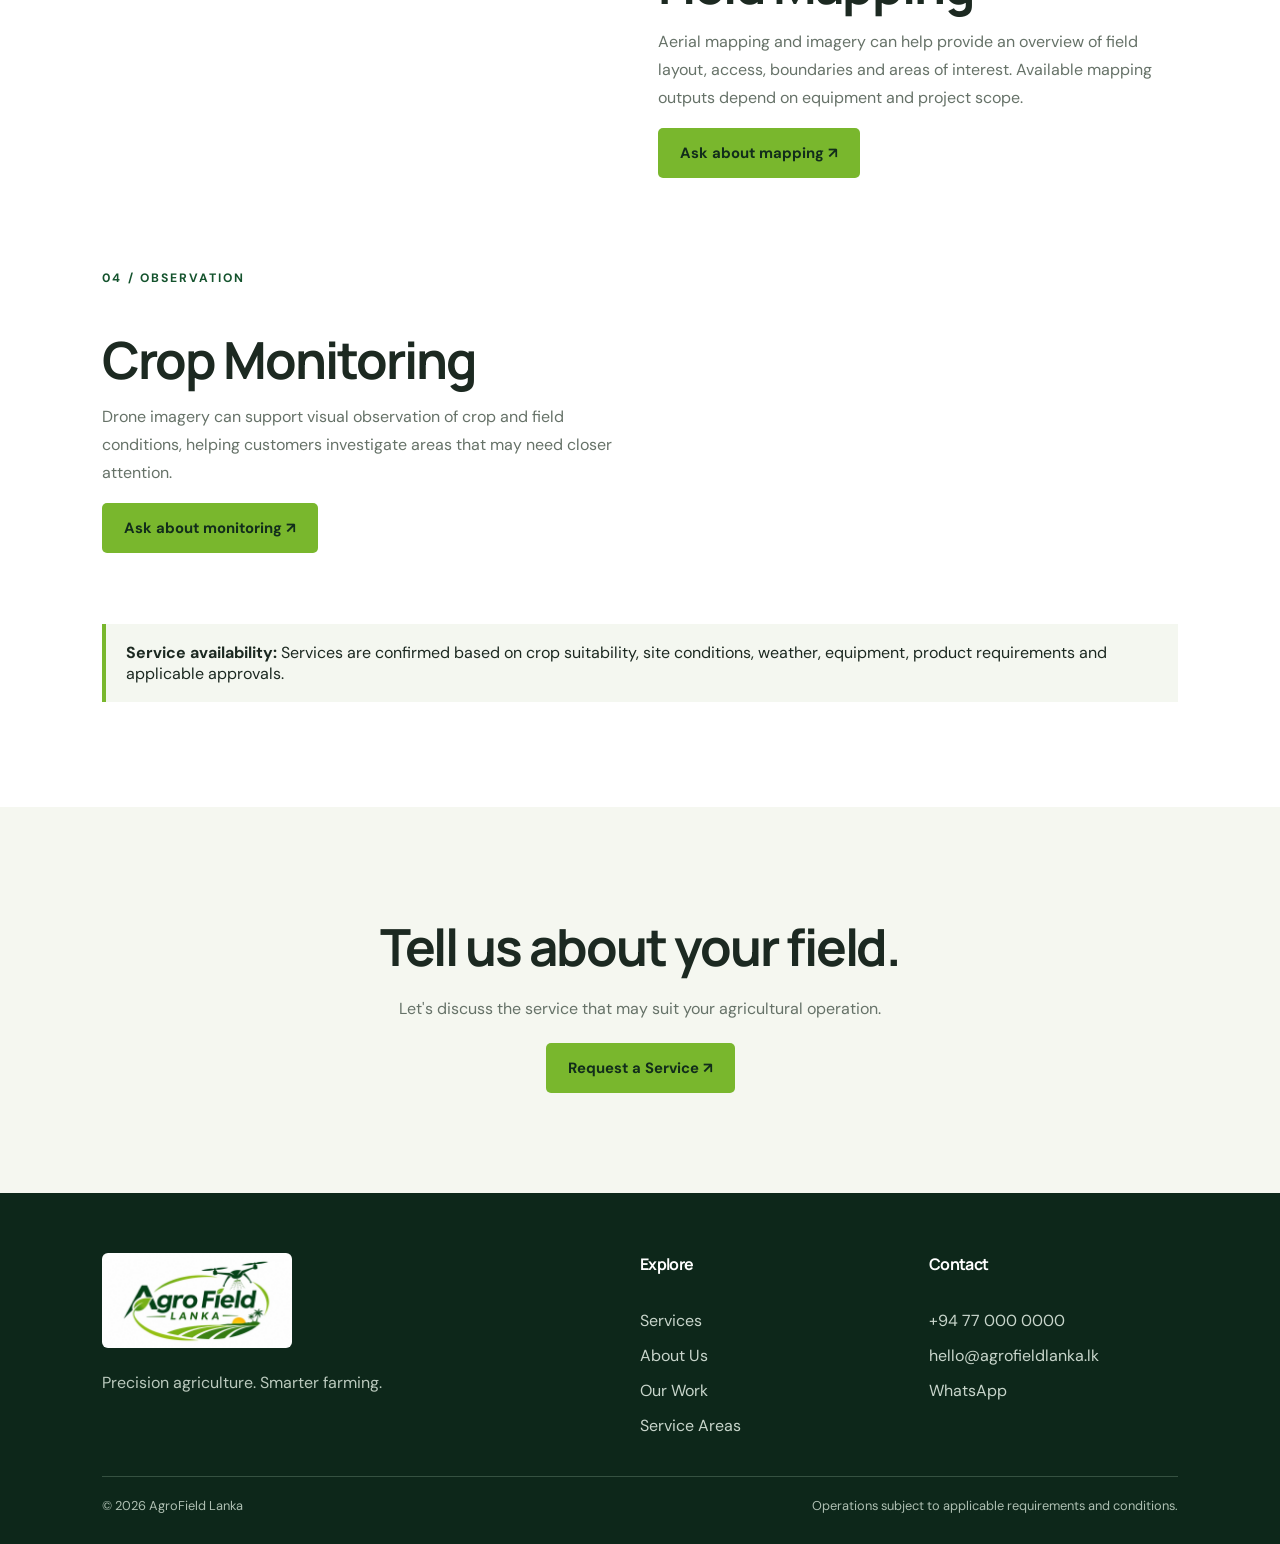
<file: services.html>
<!DOCTYPE html><html lang="en"><head><meta charset="utf-8"><meta name="viewport" content="width=device-width, initial-scale=1"><meta name="description" content="Explore AgroField Lanka agricultural drone services including spraying, mapping and monitoring."><title>Services | AgroField Lanka</title><link rel="stylesheet" href="styles.css"></head><body><header class="header"><a class="brand" href="index.html"><img src="assets/logo.png" alt="AgroField Lanka"></a><button class="menu-toggle" aria-label="Open navigation">☰</button><nav class="nav"><a href="index.html">Home</a><a class="active" href="services.html">Services</a><a href="about.html">About</a><a href="gallery.html">Our Work</a><a href="areas.html">Service Areas</a><a href="contact.html" class="nav-cta">Contact Us</a></nav></header><section class="page-hero"><span class="eyebrow">OUR SERVICES</span><h1>Solutions for<br><em>modern agriculture.</em></h1><p>Drone-enabled services designed around your crops, field conditions and operational needs.</p></section><main class="content"><div class="service-detail" id="spraying"><div class="detail-image detail1"></div><div><span class="eyebrow green">01 / APPLICATION</span><h2>Precision Spraying</h2><p>Explore drone-assisted spraying for suitable agricultural applications. We discuss crop, terrain, treatment requirements and conditions before planning an operation.</p><a class="btn primary" href="contact.html">Ask about spraying ↗</a></div></div><div class="service-detail" id="fertilizer"><div class="detail-image detail2"></div><div><span class="eyebrow green">02 / INPUT APPLICATION</span><h2>Liquid Input Application</h2><p>Where appropriate, drones can support application of suitable liquid agricultural inputs. Service planning depends on the product label, crop, field and operating conditions.</p><a class="btn primary" href="contact.html">Discuss your requirements ↗</a></div></div><div class="service-detail" id="mapping"><div class="detail-image detail3"></div><div><span class="eyebrow green">03 / FIELD INSIGHT</span><h2>Field Mapping</h2><p>Aerial mapping and imagery can help provide an overview of field layout, access, boundaries and areas of interest. Available mapping outputs depend on equipment and project scope.</p><a class="btn primary" href="contact.html">Ask about mapping ↗</a></div></div><div class="service-detail" id="monitoring"><div class="detail-image detail4"></div><div><span class="eyebrow green">04 / OBSERVATION</span><h2>Crop Monitoring</h2><p>Drone imagery can support visual observation of crop and field conditions, helping customers investigate areas that may need closer attention.</p><a class="btn primary" href="contact.html">Ask about monitoring ↗</a></div></div><div class="notice"><strong>Service availability:</strong> Services are confirmed based on crop suitability, site conditions, weather, equipment, product requirements and applicable approvals.</div></main><section class="cta"><h2>Tell us about your field.</h2><p>Let's discuss the service that may suit your agricultural operation.</p><a class="btn primary" href="contact.html">Request a Service ↗</a></section><footer class="footer"><div class="footer-brand"><img src="assets/logo.png"><p>Precision agriculture. Smarter farming.</p></div><div><h4>Explore</h4><a href="services.html">Services</a><a href="about.html">About Us</a><a href="gallery.html">Our Work</a><a href="areas.html">Service Areas</a></div><div><h4>Contact</h4><a href="tel:+94770000000">+94 77 000 0000</a><a href="mailto:hello@agrofieldlanka.lk">hello@agrofieldlanka.lk</a><a href="https://wa.me/94770000000">WhatsApp</a></div><div class="footer-bottom"><span>© <span id="year"></span> AgroField Lanka</span><span>Operations subject to applicable requirements and conditions.</span></div></footer><script src="script.js"></script></body></html>
</file>
<file: styles.css>
@import url('https://fonts.googleapis.com/css2?family=DM+Sans:wght@400;500;600;700&family=Manrope:wght@400;500;600;700;800&display=swap');
:root{--green:#14532d;--deep:#102f20;--lime:#79b72d;--cream:#f5f7f0;--ink:#1c2921;--muted:#667268;--line:#dfe6db}*{box-sizing:border-box}html{scroll-behavior:smooth}body{margin:0;color:var(--ink);font-family:'DM Sans',sans-serif;background:white}h1,h2,h3,h4{font-family:Manrope,sans-serif;letter-spacing:-.04em}h1{font-size:clamp(3rem,6vw,6.3rem);line-height:1.02;margin:20px 0}h2{font-size:clamp(2.2rem,4vw,4.2rem);line-height:1.08;margin:12px 0}h3{font-size:1.45rem}em{font-style:normal;color:var(--lime)}p{line-height:1.75;color:var(--muted)}a{color:inherit;text-decoration:none}.header{height:92px;padding:0 5vw;display:flex;align-items:center;justify-content:space-between;background:white;position:sticky;top:0;z-index:30;border-bottom:1px solid #eef1eb}.brand img{width:190px;height:75px;object-fit:contain}.nav{display:flex;gap:28px;align-items:center;font-size:.92rem}.nav a{transition:.2s}.nav a:hover,.nav a.active{color:var(--lime)}.nav-cta{background:var(--green);color:white!important;padding:13px 20px;border-radius:5px}.menu-toggle{display:none;border:0;background:transparent;font-size:26px}.hero{min-height:660px;display:grid;grid-template-columns:1fr 1.05fr;background:var(--deep);color:white}.hero-content{padding:90px 7vw 70px 8vw;display:flex;flex-direction:column;justify-content:center}.eyebrow{font-size:.76rem;letter-spacing:.17em;font-weight:700;color:#bdd3c0}.eyebrow.green{color:var(--green)}.hero p{color:#d2ddd4;font-size:1.1rem;max-width:540px}.hero-image{background:linear-gradient(90deg,#102f20 0%,transparent 18%),url('https://images.unsplash.com/photo-1500382017468-9049fed747ef?auto=format&fit=crop&w=1600&q=85') center/cover;min-height:500px}.actions{display:flex;gap:12px;flex-wrap:wrap;margin:26px 0}.btn{display:inline-flex;align-items:center;justify-content:center;gap:15px;padding:15px 22px;border-radius:5px;font-weight:700;font-size:.93rem;transition:.2s;cursor:pointer}.btn:hover{transform:translateY(-2px)}.primary{background:var(--lime);color:#122d1b}.dark{background:var(--green);color:white}.outline{border:1px solid #b7c9bb;color:var(--ink)}.outline.light{color:white;border-color:#95ab9a}.hero-note{font-size:.85rem;color:#c8d6cb;margin-top:10px}.pulse{display:inline-block;width:8px;height:8px;border-radius:50%;background:var(--lime);margin-right:8px}.strip{display:grid;grid-template-columns:repeat(3,1fr);padding:30px 8%;border-bottom:1px solid var(--line);gap:20px}.strip div{display:flex;flex-direction:column;gap:6px}.strip strong{font-family:Manrope;font-size:1.1rem}.strip span{color:var(--muted);font-size:.9rem}.section{padding:100px 8%}.section-heading{display:flex;justify-content:space-between;gap:40px;align-items:end;margin-bottom:40px}.section-heading p{max-width:420px}.cards{display:grid;gap:22px;margin-bottom:35px}.three{grid-template-columns:repeat(3,1fr)}.service-card{border:1px solid var(--line);border-radius:10px;overflow:hidden;transition:.25s;background:white}.service-card:hover{transform:translateY(-5px);box-shadow:0 15px 35px #183b2912}.card-image{height:230px;background-size:cover;background-position:center}.img-spray{background-image:url('https://images.unsplash.com/photo-1523742810364-59d5c3c6c1b8?auto=format&fit=crop&w=1000&q=80')}.img-map{background-image:url('https://images.unsplash.com/photo-1500382017468-9049fed747ef?auto=format&fit=crop&w=1000&q=80')}.img-monitor{background-image:url('https://images.unsplash.com/photo-1499529112087-3cb3b73cec95?auto=format&fit=crop&w=1000&q=80')}.card-body{padding:24px}.card-number{font-size:.7rem;letter-spacing:.15em;color:var(--lime);font-weight:700}.card-body h3{margin:12px 0}.card-body p{margin-bottom:18px}.text-link{font-weight:700;color:var(--green)}.split-section{display:grid;grid-template-columns:1fr 1fr;background:var(--cream)}.split-image{min-height:480px;background:url('https://images.unsplash.com/photo-1499529112087-3cb3b73cec95?auto=format&fit=crop&w=1400&q=85') center/cover}.split-copy{padding:80px 10%;display:flex;flex-direction:column;justify-content:center}.process{background:#fff}.centered{text-align:center;justify-content:center}.steps{display:grid;grid-template-columns:repeat(4,1fr);gap:25px}.steps>div{border-top:1px solid var(--line);padding-top:22px}.steps span{color:var(--lime);font-weight:800;font-size:1.1rem}.steps h3{margin:12px 0}.gallery-preview{background:var(--deep);color:white;display:grid;grid-template-columns:.8fr 1.2fr;padding:80px 8%;gap:60px}.gallery-text p{color:#d2ddd4}.gallery-grid{display:grid;grid-template-columns:1fr 1fr;grid-template-rows:200px 200px;gap:14px}.gallery-grid>div{background-position:center;background-size:cover;border-radius:8px}.g1{background-image:url('https://images.unsplash.com/photo-1500382017468-9049fed747ef?auto=format&fit=crop&w=800&q=80');grid-row:span 2}.g2{background-image:url('https://images.unsplash.com/photo-1523742810364-59d5c3c6c1b8?auto=format&fit=crop&w=800&q=80')}.g3{background-image:url('https://images.unsplash.com/photo-1499529112087-3cb3b73cec95?auto=format&fit=crop&w=800&q=80')}.cta{text-align:center;padding:100px 20px;background:var(--cream)}.cta p{max-width:600px;margin:20px auto}.center{justify-content:center}.footer{background:#0d271a;color:white;padding:60px 8% 30px;display:grid;grid-template-columns:2fr 1fr 1fr;gap:40px}.footer img{width:190px;background:white;border-radius:6px}.footer p{color:#bac9bd}.footer h4{margin-top:0}.footer>div:not(.footer-brand):not(.footer-bottom){display:flex;flex-direction:column;gap:14px}.footer a{color:#c8d5cb}.footer a:hover{color:var(--lime)}.footer-bottom{grid-column:1/-1;border-top:1px solid #355141;padding-top:20px;display:flex;justify-content:space-between;gap:20px;color:#aebfb2;font-size:.8rem}.page-hero{background:var(--deep);color:white;padding:95px 8%;background-image:linear-gradient(90deg,#102f20ee,#102f2070),url('https://images.unsplash.com/photo-1500382017468-9049fed747ef?auto=format&fit=crop&w=1600&q=80');background-size:cover;background-position:center}.page-hero p{color:#d8e3da;max-width:650px}.content{padding:75px 8%;max-width:1300px;margin:auto}.content h2{margin-top:45px}.content h3{color:var(--green)}.service-detail{display:grid;grid-template-columns:1fr 1fr;gap:35px;align-items:center;margin:55px 0}.service-detail:nth-child(even) .detail-image{order:2}.detail-image{min-height:320px;border-radius:10px;background-size:cover;background-position:center}.detail1{background-image:url('https://images.unsplash.com/photo-1523742810364-59d5c3c6c1b8?auto=format&fit=crop&w=1200&q=85')}.detail2{background-image:url('https://images.unsplash.com/photo-1500382017468-9049fed747ef?auto=format&fit=crop&w=1200&q=85')}.detail3{background-image:url('https://images.unsplash.com/photo-1499529112087-3cb3b73cec95?auto=format&fit=crop&w=1200&q=85')}.detail4{background-image:url('https://images.unsplash.com/photo-1472396961693-142e6e269027?auto=format&fit=crop&w=1200&q=85')}.contact-grid{display:grid;grid-template-columns:1fr 1fr;gap:25px}.contact-card{border:1px solid var(--line);border-radius:10px;padding:30px}.contact-card h3{margin-top:0}.contact-card .btn{margin-top:10px}.gallery-page-grid{display:grid;grid-template-columns:repeat(3,1fr);gap:14px}.gallery-page-grid>div{min-height:250px;border-radius:8px;background-size:cover;background-position:center}.gallery-page-grid .g1{grid-row:auto}.notice{background:#f4f7f0;border-left:4px solid var(--lime);padding:18px 20px;margin:30px 0}.small{font-size:.86rem}
@media(max-width:900px){.nav{gap:15px}.nav a{font-size:.82rem}.hero{grid-template-columns:1fr}.hero-image{min-height:380px}.hero-content{padding:75px 7%}.three{grid-template-columns:repeat(2,1fr)}.section-heading{display:block}.section-heading p{margin-top:20px}.steps{grid-template-columns:repeat(2,1fr)}.gallery-preview{grid-template-columns:1fr}.split-copy{padding:60px 8%}.footer{grid-template-columns:1fr 1fr}.footer-brand{grid-column:1/-1}}
@media(max-width:650px){.header{height:76px;padding:0 5%}.brand img{width:145px;height:62px}.menu-toggle{display:block}.nav{display:none;position:absolute;top:76px;left:0;right:0;background:white;padding:20px 6%;flex-direction:column;align-items:stretch;box-shadow:0 10px 25px #0001}.nav.open{display:flex}.nav a{padding:10px}.nav-cta{text-align:center}.hero-content{padding:58px 6%}.hero-image{min-height:300px}.strip{grid-template-columns:1fr;padding:25px 6%;gap:18px}.section{padding:65px 6%}.three{grid-template-columns:1fr}.card-image{height:210px}.split-section{grid-template-columns:1fr}.split-image{min-height:300px}.steps{grid-template-columns:1fr}.gallery-preview{padding:65px 6%}.gallery-grid{grid-template-columns:1fr 1fr;grid-template-rows:160px 160px}.g1{grid-row:span 2}.cta{padding:70px 6%}.footer{padding:50px 6%;grid-template-columns:1fr}.footer-brand{grid-column:auto}.footer-bottom{flex-direction:column}.page-hero{padding:65px 6%}.content{padding:50px 6%}.service-detail{grid-template-columns:1fr}.service-detail:nth-child(even) .detail-image{order:0}.detail-image{min-height:250px}.contact-grid{grid-template-columns:1fr}.gallery-page-grid{grid-template-columns:1fr 1fr}.gallery-page-grid>div{min-height:180px}}
</file>
